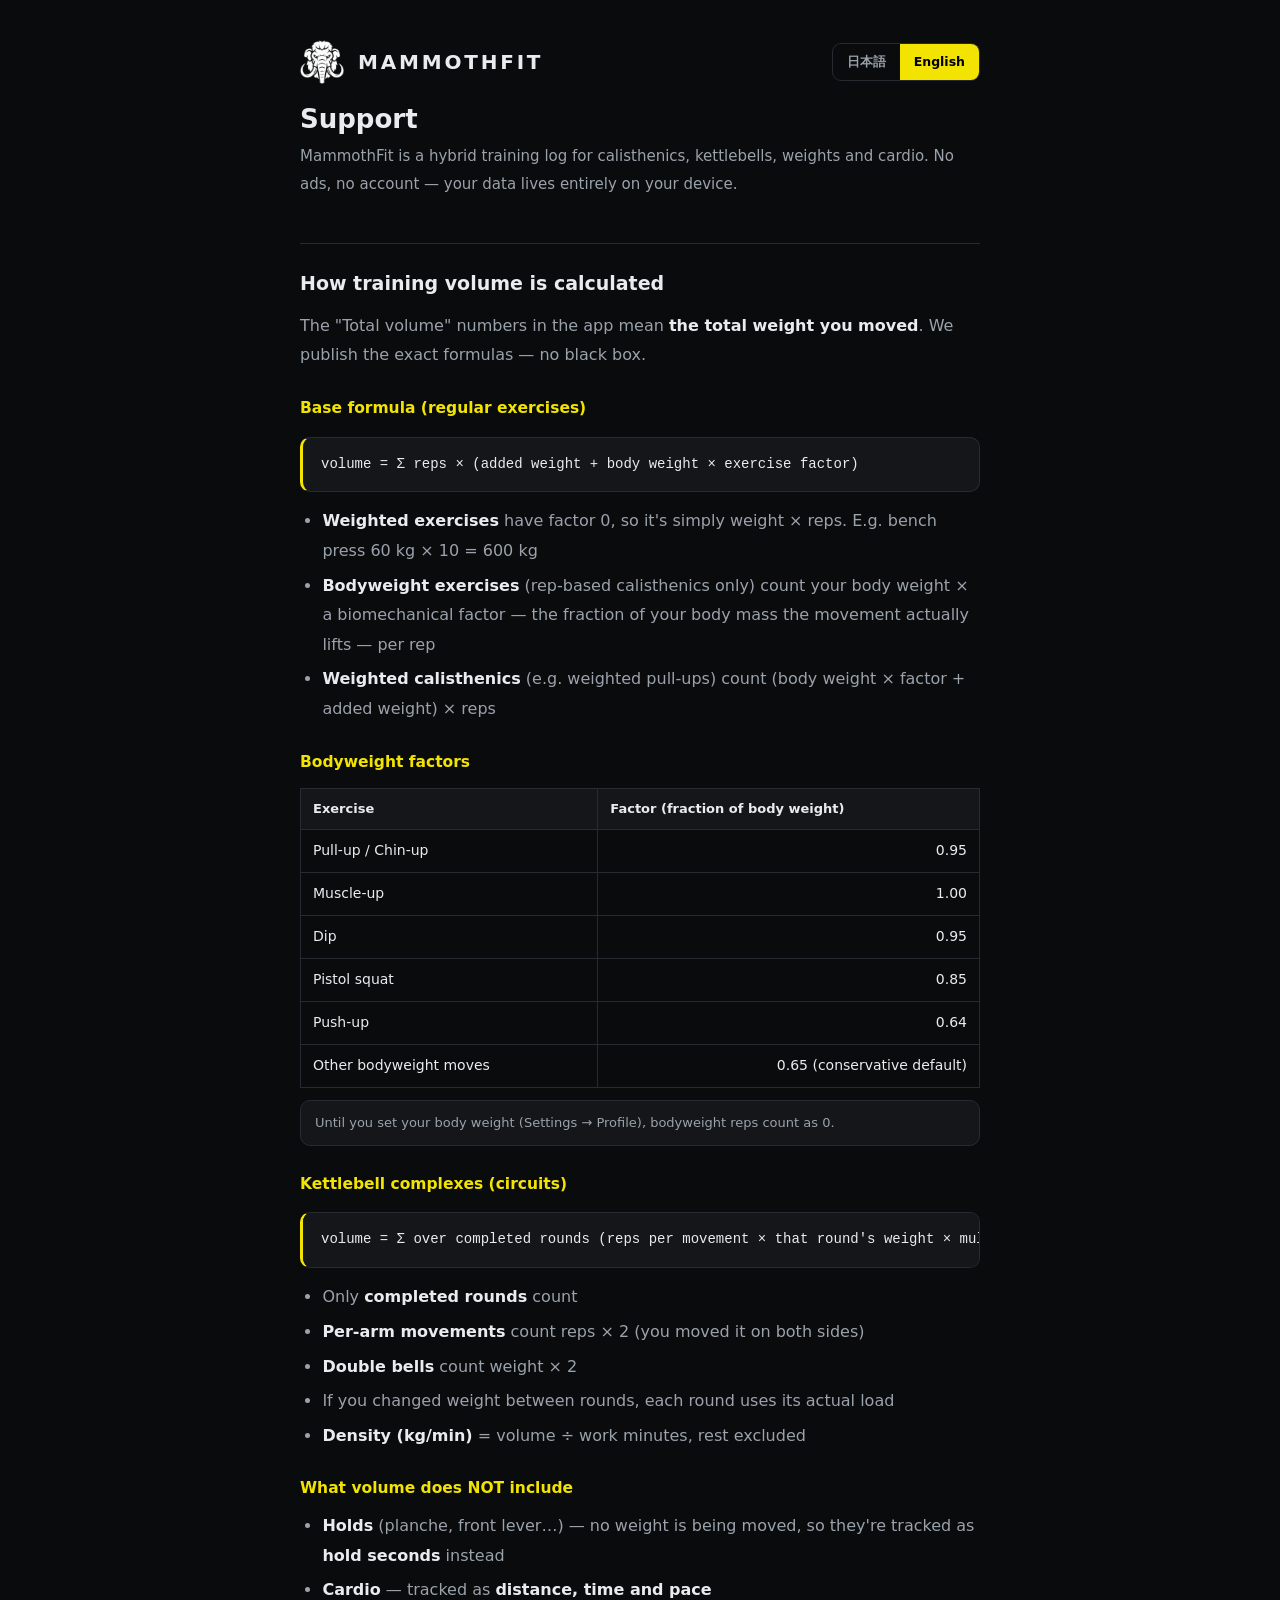
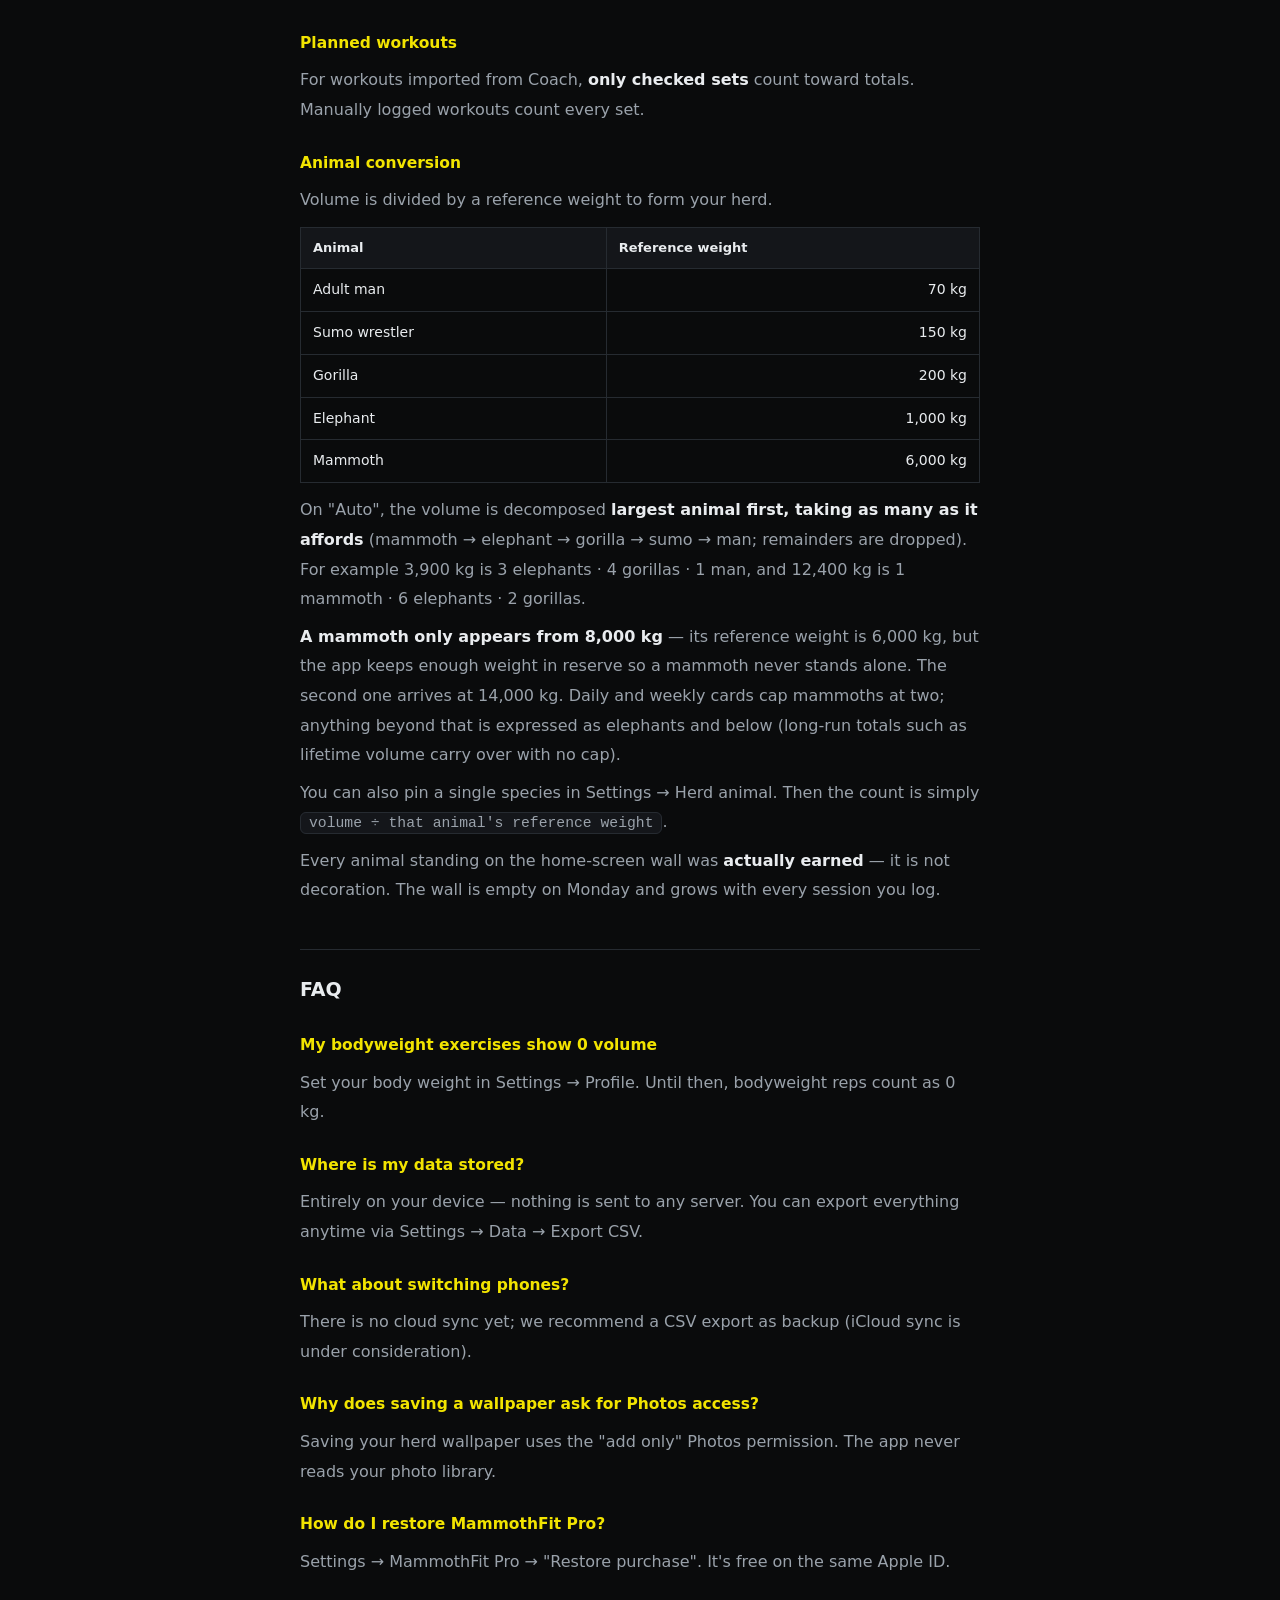
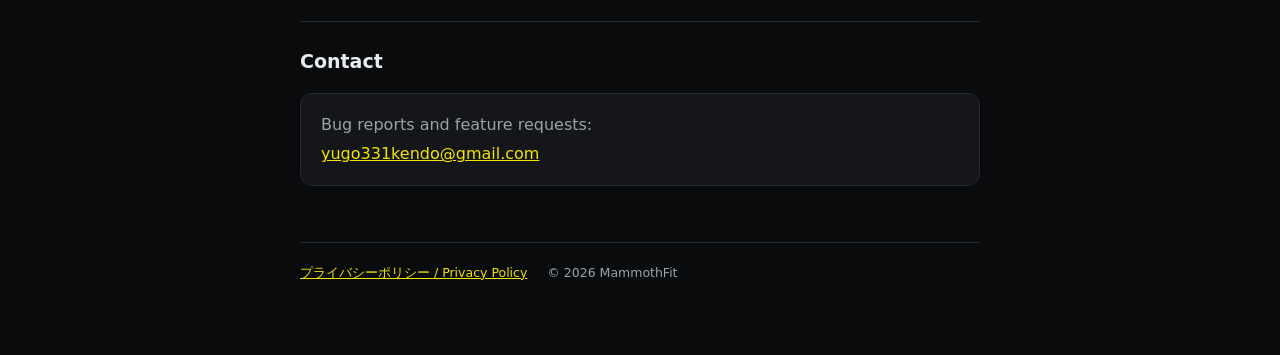
<file: index.html>
<!DOCTYPE html>
<html lang="ja">
<head>
<meta charset="utf-8">
<meta name="viewport" content="width=device-width, initial-scale=1">
<title>MammothFit — サポート / Support</title>
<meta name="description" content="MammothFit support: how training volume is calculated, FAQ, and contact.">
<style>
  /* ブランド（黒×レモン・ダークファースト）に合わせた意図的なダーク固定ページ */
  :root{ --bg:#0a0b0c; --panel:#14161a; --line:#262b31; --ink:#e9ecef; --muted:#9aa2ab; --accent:#F2E400; }
  *{box-sizing:border-box}
  body{margin:0;background:var(--bg);color:var(--ink);
    font-family:-apple-system,BlinkMacSystemFont,"Hiragino Sans","Segoe UI",system-ui,sans-serif;
    line-height:1.85;-webkit-font-smoothing:antialiased}
  .wrap{max-width:720px;margin:0 auto;padding:40px 20px 72px}
  header{display:flex;align-items:center;gap:14px;margin-bottom:6px}
  header img{width:44px;height:44px}
  .brand{font-size:20px;font-weight:900;letter-spacing:.14em}
  .langsw{margin-left:auto;display:inline-flex;border:1px solid var(--line);border-radius:9px;overflow:hidden}
  .langsw button{appearance:none;border:0;background:transparent;color:var(--muted);font:inherit;
    font-size:12.5px;font-weight:700;padding:6px 14px;cursor:pointer}
  .langsw button.on{background:var(--accent);color:#000;font-weight:850}
  .langsw button:focus-visible{outline:2px solid var(--accent);outline-offset:-2px}
  h1{font-size:26px;font-weight:850;line-height:1.35;margin:18px 0 6px;text-wrap:balance}
  .lead{color:var(--muted);font-size:15px;margin:0 0 8px}
  h2{font-size:19px;font-weight:850;margin:44px 0 10px;padding-top:22px;border-top:1px solid var(--line)}
  h3{font-size:15.5px;font-weight:800;margin:24px 0 6px;color:var(--accent)}
  p{margin:8px 0}
  .muted{color:var(--muted)}
  code{background:var(--panel);border:1px solid var(--line);border-radius:6px;padding:2px 8px;
    font-family:ui-monospace,SFMono-Regular,Menlo,monospace;font-size:.92em}
  .formula{background:var(--panel);border:1px solid var(--line);border-left:3px solid var(--accent);
    border-radius:10px;padding:14px 18px;margin:14px 0;font-family:ui-monospace,SFMono-Regular,Menlo,monospace;
    font-size:14px;overflow-x:auto;white-space:nowrap}
  table{border-collapse:collapse;width:100%;margin:12px 0;font-size:14px}
  th,td{border:1px solid var(--line);padding:8px 12px;text-align:left}
  th{background:var(--panel);font-weight:800;font-size:13px}
  td.num{font-variant-numeric:tabular-nums;text-align:right}
  ul{padding-left:1.4em;margin:8px 0}
  li{margin:5px 0}
  li b, p b{color:var(--ink)}
  li, p{color:var(--muted)}
  .note{font-size:13px;color:var(--muted);background:var(--panel);border:1px solid var(--line);
    border-radius:10px;padding:10px 14px;margin:10px 0}
  a{color:var(--accent)}
  .contact{background:var(--panel);border:1px solid var(--line);border-radius:12px;padding:16px 20px;margin:14px 0}
  footer{margin-top:56px;padding-top:18px;border-top:1px solid var(--line);font-size:12.5px;color:var(--muted)}
  footer a{margin-right:16px}
  [hidden]{display:none !important}
</style>
</head>
<body>
<div class="wrap">
  <header>
    <img src="[data-uri]" alt="MammothFit logo">
    <span class="brand">MAMMOTHFIT</span>
    <span class="langsw" role="group" aria-label="Language">
      <button type="button" id="btn-ja">日本語</button>
      <button type="button" id="btn-en">English</button>
    </span>
  </header>

  <!-- ================= 日本語 ================= -->
  <div id="ja">
    <h1>サポート</h1>
    <p class="lead">MammothFit は、カリステニクス・ケトルベル・ウェイト・有酸素をまとめて記録するハイブリッドトレーニングログです。広告なし、アカウント不要、データはすべてあなたの端末の中にあります。</p>

    <h2 id="volume-ja">トレーニングボリューム（総量）の計算方法</h2>
    <p>アプリに表示される「今日のボリューム」「今週の合計」は、<b>動かした重さの合計</b>です。数字の根拠を隠したくないので、計算式をすべて公開します。</p>

    <h3>基本式（通常の種目）</h3>
    <div class="formula">総量 = Σ セットごとの回数 × （追加重量 + 体重 × 種目係数）</div>
    <ul>
      <li><b>ウェイト種目</b>は係数0なので「重量 × 回数」そのまま。例：ベンチプレス 60kg×10回 = 600kg</li>
      <li><b>自重種目</b>（回数を数えるカリステニクス種目のみ）は、設定した体重に「その動作で実際に動かしている体重の割合（生体力学係数）」を掛けたものを1回ぶんの負荷として数えます</li>
      <li><b>加重自重</b>（加重懸垂など）は「体重×係数 + 追加重量」× 回数</li>
    </ul>

    <h3>自重種目の係数</h3>
    <table>
      <tr><th>種目</th><th>係数（体重の何割を動かすか）</th></tr>
      <tr><td>懸垂・チンニング</td><td class="num">0.95</td></tr>
      <tr><td>マッスルアップ</td><td class="num">1.00</td></tr>
      <tr><td>ディップス</td><td class="num">0.95</td></tr>
      <tr><td>ピストルスクワット</td><td class="num">0.85</td></tr>
      <tr><td>腕立て伏せ</td><td class="num">0.64</td></tr>
      <tr><td>その他の自重種目</td><td class="num">0.65（控えめな既定値）</td></tr>
    </table>
    <div class="note">体重を設定していない間、自重ぶんは0として扱われます（設定 → プロフィール → 体重）。</div>

    <h3>ケトルベル・コンプレックス（サーキット）</h3>
    <div class="formula">総量 = Σ 完了したラウンドごとに（各動作の回数 × そのラウンドの重量 × 倍率）</div>
    <ul>
      <li><b>完了したラウンドだけ</b>を数えます（途中でやめたラウンドは入りません）</li>
      <li><b>片手ずつ行う動作</b>は回数×2（左右で2回動かしているため）</li>
      <li><b>ダブルベル</b>（2個持ち）は重量×2</li>
      <li>ラウンドごとに重量を変えた場合は、そのラウンドの実際の重量で計算します</li>
      <li><b>密度（kg/min）</b>＝ 総量 ÷ 実働時間（分）。休憩は含みません</li>
    </ul>

    <h3>ボリュームに入らないもの</h3>
    <ul>
      <li><b>ホールド系</b>（プランシェ、フロントレバー等）— 重さを動かしていないため、<b>保持秒数</b>という別の指標で記録します</li>
      <li><b>有酸素</b> — <b>距離・時間・ペース</b>で記録します</li>
    </ul>

    <h3>計画ワークアウトのルール</h3>
    <p>Coachで取り込んだ計画ワークアウトは、<b>チェックを付けたセットだけ</b>が合計に入ります。手動で記録したワークアウトは全セットが対象です。</p>

    <h3>動物への換算</h3>
    <p>ボリュームは基準体重で割って群れに換算されます。</p>
    <table>
      <tr><th>動物</th><th>基準重量</th></tr>
      <tr><td>成人男性</td><td class="num">70 kg</td></tr>
      <tr><td>力士</td><td class="num">150 kg</td></tr>
      <tr><td>ゴリラ</td><td class="num">200 kg</td></tr>
      <tr><td>ゾウ</td><td class="num">1,000 kg</td></tr>
      <tr><td>マンモス</td><td class="num">6,000 kg</td></tr>
    </table>
    <p>「おまかせ」設定では、<b>大きい動物から順に取れるだけ取る</b>方式で分解します（マンモス → ゾウ → ゴリラ → 力士 → 人。端数は切り捨て）。たとえば 3,900 kg なら ゾウ3・ゴリラ4・人1、12,400 kg なら マンモス1・ゾウ6・ゴリラ2 です。</p>
    <p><b>マンモスだけは 8,000 kg から</b>現れます（換算基準は 6,000 kg ですが、1頭で立たせないようにお供の分を残すため）。2頭目は 14,000 kg から。日次・週次のカードではマンモスは最大2頭までで、それ以上はゾウ以下に分解されます（生涯合計など長期の集計では上限なしで繰り上がります）。</p>
    <p>設定の「群れの動物」で特定の1種を選ぶこともできます。その場合は <code>ボリューム ÷ その動物の基準重量</code> の頭数になります。</p>
    <p>ホーム画面の壁に立っている動物は<b>すべて実際に挙げた分</b>です（装飾ではありません）。週明けは空で、記録するたびに増えます。</p>

    <h2>よくある質問</h2>
    <h3>自重種目のボリュームが0になります</h3>
    <p>設定 → プロフィールで体重を入力してください。体重が未設定の間、自重種目は0kg扱いです。</p>
    <h3>データはどこに保存されますか？</h3>
    <p>すべて端末内です。サーバーへの送信はありません。設定 → データ → CSVエクスポートでいつでも全記録を書き出せます。</p>
    <h3>機種変更のときは？</h3>
    <p>現在クラウド同期はありません。CSVエクスポートでのバックアップをおすすめします（iCloud同期は検討中です）。</p>
    <h3>壁紙保存で写真へのアクセスを求められました</h3>
    <p>群れの壁紙を保存する機能は「写真への追加のみ」の権限を使います。写真ライブラリの読み取りは行いません。</p>
    <h3>MammothFit Pro の購入を復元したい</h3>
    <p>設定 → MammothFit Pro → 「購入を復元」をタップしてください。同じApple IDであれば無料で復元されます。</p>

    <h2>お問い合わせ</h2>
    <div class="contact">
      <p style="margin:0">不具合報告・ご要望はメールでどうぞ：<br>
      <a href="mailto:yugo331kendo@gmail.com?subject=MammothFit%20Support">yugo331kendo@gmail.com</a></p>
    </div>
  </div>

  <!-- ================= English ================= -->
  <div id="en" hidden>
    <h1>Support</h1>
    <p class="lead">MammothFit is a hybrid training log for calisthenics, kettlebells, weights and cardio. No ads, no account — your data lives entirely on your device.</p>

    <h2 id="volume-en">How training volume is calculated</h2>
    <p>The "Total volume" numbers in the app mean <b>the total weight you moved</b>. We publish the exact formulas — no black box.</p>

    <h3>Base formula (regular exercises)</h3>
    <div class="formula">volume = Σ reps × (added weight + body weight × exercise factor)</div>
    <ul>
      <li><b>Weighted exercises</b> have factor 0, so it's simply weight × reps. E.g. bench press 60 kg × 10 = 600 kg</li>
      <li><b>Bodyweight exercises</b> (rep-based calisthenics only) count your body weight × a biomechanical factor — the fraction of your body mass the movement actually lifts — per rep</li>
      <li><b>Weighted calisthenics</b> (e.g. weighted pull-ups) count (body weight × factor + added weight) × reps</li>
    </ul>

    <h3>Bodyweight factors</h3>
    <table>
      <tr><th>Exercise</th><th>Factor (fraction of body weight)</th></tr>
      <tr><td>Pull-up / Chin-up</td><td class="num">0.95</td></tr>
      <tr><td>Muscle-up</td><td class="num">1.00</td></tr>
      <tr><td>Dip</td><td class="num">0.95</td></tr>
      <tr><td>Pistol squat</td><td class="num">0.85</td></tr>
      <tr><td>Push-up</td><td class="num">0.64</td></tr>
      <tr><td>Other bodyweight moves</td><td class="num">0.65 (conservative default)</td></tr>
    </table>
    <div class="note">Until you set your body weight (Settings → Profile), bodyweight reps count as 0.</div>

    <h3>Kettlebell complexes (circuits)</h3>
    <div class="formula">volume = Σ over completed rounds (reps per movement × that round's weight × multiplier)</div>
    <ul>
      <li>Only <b>completed rounds</b> count</li>
      <li><b>Per-arm movements</b> count reps × 2 (you moved it on both sides)</li>
      <li><b>Double bells</b> count weight × 2</li>
      <li>If you changed weight between rounds, each round uses its actual load</li>
      <li><b>Density (kg/min)</b> = volume ÷ work minutes, rest excluded</li>
    </ul>

    <h3>What volume does NOT include</h3>
    <ul>
      <li><b>Holds</b> (planche, front lever…) — no weight is being moved, so they're tracked as <b>hold seconds</b> instead</li>
      <li><b>Cardio</b> — tracked as <b>distance, time and pace</b></li>
    </ul>

    <h3>Planned workouts</h3>
    <p>For workouts imported from Coach, <b>only checked sets</b> count toward totals. Manually logged workouts count every set.</p>

    <h3>Animal conversion</h3>
    <p>Volume is divided by a reference weight to form your herd.</p>
    <table>
      <tr><th>Animal</th><th>Reference weight</th></tr>
      <tr><td>Adult man</td><td class="num">70 kg</td></tr>
      <tr><td>Sumo wrestler</td><td class="num">150 kg</td></tr>
      <tr><td>Gorilla</td><td class="num">200 kg</td></tr>
      <tr><td>Elephant</td><td class="num">1,000 kg</td></tr>
      <tr><td>Mammoth</td><td class="num">6,000 kg</td></tr>
    </table>
    <p>On "Auto", the volume is decomposed <b>largest animal first, taking as many as it affords</b> (mammoth → elephant → gorilla → sumo → man; remainders are dropped). For example 3,900 kg is 3 elephants · 4 gorillas · 1 man, and 12,400 kg is 1 mammoth · 6 elephants · 2 gorillas.</p>
    <p><b>A mammoth only appears from 8,000 kg</b> — its reference weight is 6,000 kg, but the app keeps enough weight in reserve so a mammoth never stands alone. The second one arrives at 14,000 kg. Daily and weekly cards cap mammoths at two; anything beyond that is expressed as elephants and below (long-run totals such as lifetime volume carry over with no cap).</p>
    <p>You can also pin a single species in Settings → Herd animal. Then the count is simply <code>volume ÷ that animal's reference weight</code>.</p>
    <p>Every animal standing on the home-screen wall was <b>actually earned</b> — it is not decoration. The wall is empty on Monday and grows with every session you log.</p>

    <h2>FAQ</h2>
    <h3>My bodyweight exercises show 0 volume</h3>
    <p>Set your body weight in Settings → Profile. Until then, bodyweight reps count as 0 kg.</p>
    <h3>Where is my data stored?</h3>
    <p>Entirely on your device — nothing is sent to any server. You can export everything anytime via Settings → Data → Export CSV.</p>
    <h3>What about switching phones?</h3>
    <p>There is no cloud sync yet; we recommend a CSV export as backup (iCloud sync is under consideration).</p>
    <h3>Why does saving a wallpaper ask for Photos access?</h3>
    <p>Saving your herd wallpaper uses the "add only" Photos permission. The app never reads your photo library.</p>
    <h3>How do I restore MammothFit Pro?</h3>
    <p>Settings → MammothFit Pro → "Restore purchase". It's free on the same Apple ID.</p>

    <h2>Contact</h2>
    <div class="contact">
      <p style="margin:0">Bug reports and feature requests:<br>
      <a href="mailto:yugo331kendo@gmail.com?subject=MammothFit%20Support">yugo331kendo@gmail.com</a></p>
    </div>
  </div>

  <footer>
    <a href="./privacy/" id="privacy-link">プライバシーポリシー / Privacy Policy</a>
    <span>© 2026 MammothFit</span>
  </footer>
</div>

<script>
(function(){
  var ja = document.getElementById('ja'), en = document.getElementById('en');
  var bja = document.getElementById('btn-ja'), ben = document.getElementById('btn-en');
  function setLang(l){
    ja.hidden = l !== 'ja'; en.hidden = l !== 'en';
    bja.classList.toggle('on', l === 'ja'); ben.classList.toggle('on', l === 'en');
    document.documentElement.lang = l;
    try { localStorage.setItem('mf-lang', l); } catch(e){}
  }
  bja.addEventListener('click', function(){ setLang('ja'); });
  ben.addEventListener('click', function(){ setLang('en'); });
  var saved = null;
  try { saved = localStorage.getItem('mf-lang'); } catch(e){}
  setLang(saved || ((navigator.language || '').indexOf('ja') === 0 ? 'ja' : 'en'));
})();
</script>
</body>
</html>
</file>
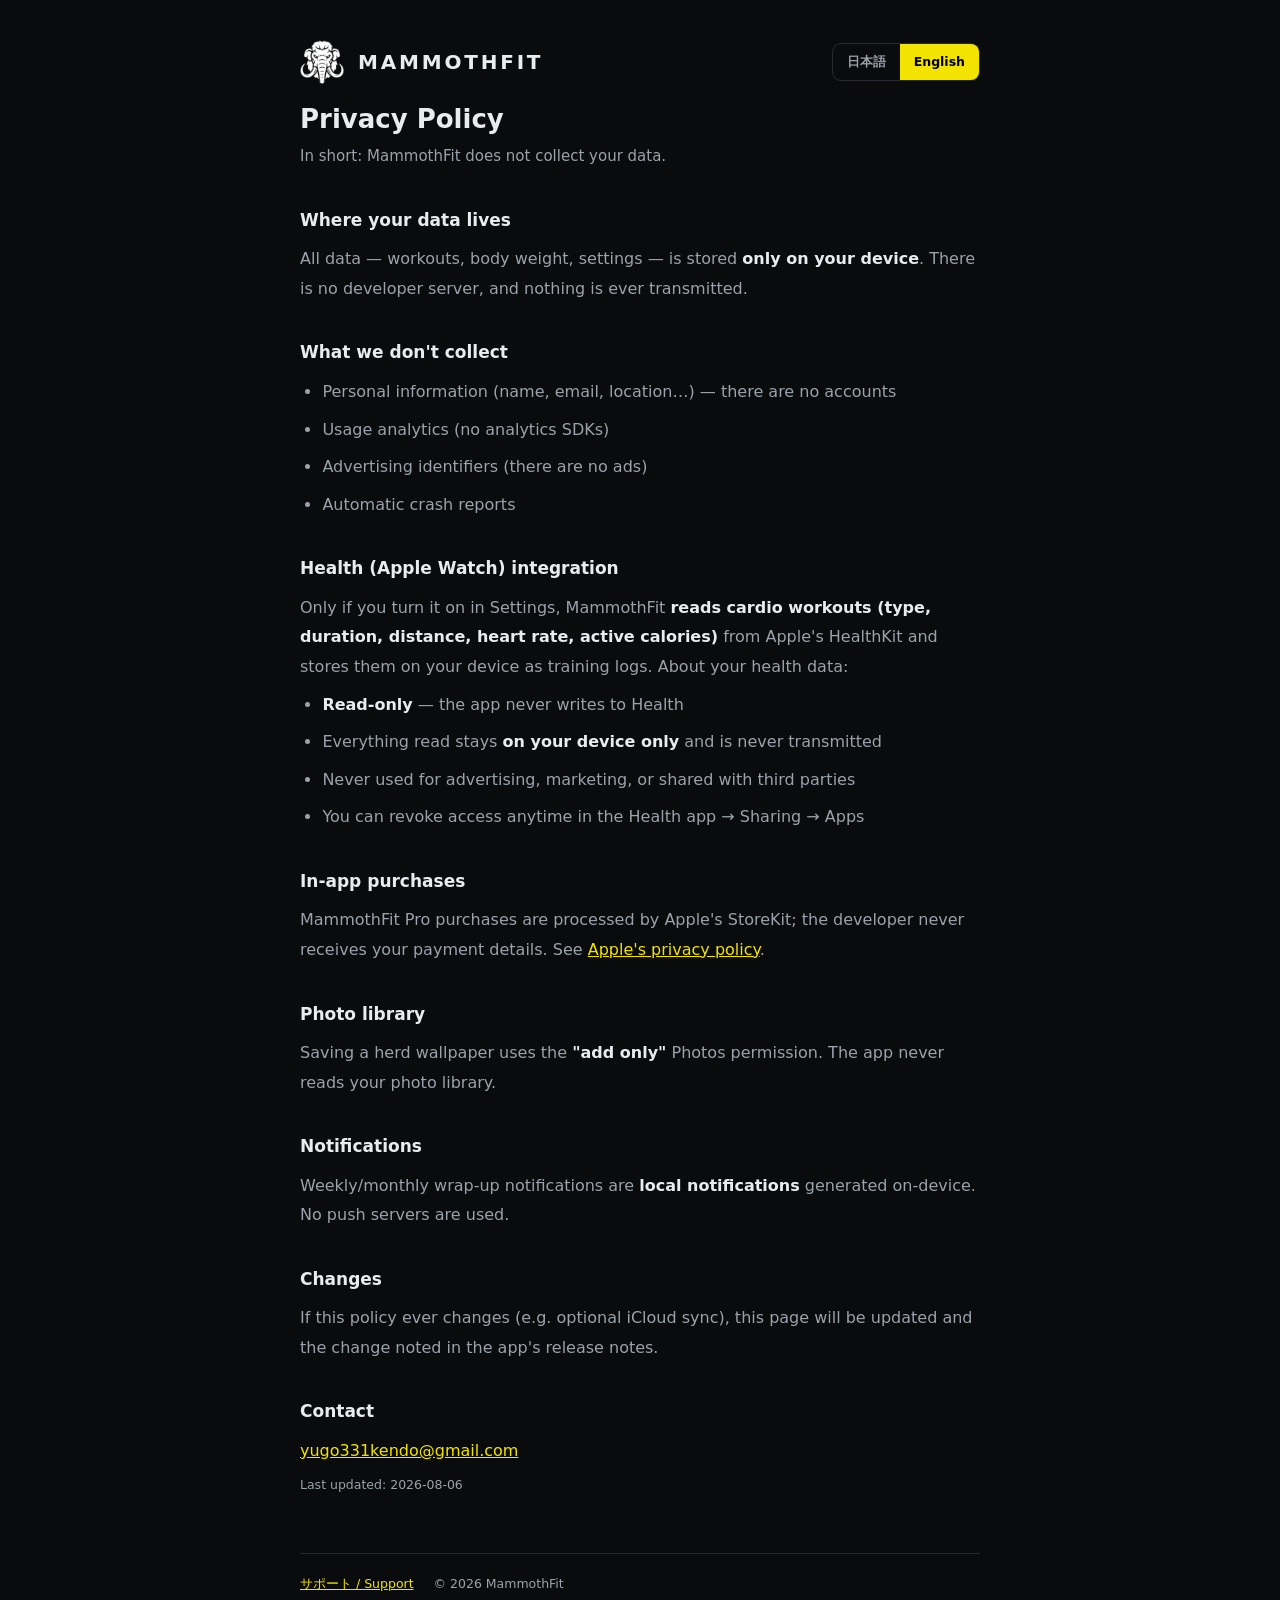
<file: privacy/index.html>
<!DOCTYPE html>
<html lang="ja">
<head>
<meta charset="utf-8">
<meta name="viewport" content="width=device-width, initial-scale=1">
<title>MammothFit — プライバシーポリシー / Privacy Policy</title>
<meta name="description" content="MammothFit privacy policy: no data collection, everything stays on your device.">
<style>
  :root{ --bg:#0a0b0c; --panel:#14161a; --line:#262b31; --ink:#e9ecef; --muted:#9aa2ab; --accent:#F2E400; }
  *{box-sizing:border-box}
  body{margin:0;background:var(--bg);color:var(--ink);
    font-family:-apple-system,BlinkMacSystemFont,"Hiragino Sans","Segoe UI",system-ui,sans-serif;
    line-height:1.85;-webkit-font-smoothing:antialiased}
  .wrap{max-width:720px;margin:0 auto;padding:40px 20px 72px}
  header{display:flex;align-items:center;gap:14px;margin-bottom:6px}
  header img{width:44px;height:44px}
  .brand{font-size:20px;font-weight:900;letter-spacing:.14em}
  .langsw{margin-left:auto;display:inline-flex;border:1px solid var(--line);border-radius:9px;overflow:hidden}
  .langsw button{appearance:none;border:0;background:transparent;color:var(--muted);font:inherit;
    font-size:12.5px;font-weight:700;padding:6px 14px;cursor:pointer}
  .langsw button.on{background:var(--accent);color:#000;font-weight:850}
  .langsw button:focus-visible{outline:2px solid var(--accent);outline-offset:-2px}
  h1{font-size:26px;font-weight:850;line-height:1.35;margin:18px 0 6px;text-wrap:balance}
  .lead{color:var(--muted);font-size:15px;margin:0 0 8px}
  h2{font-size:17px;font-weight:850;margin:34px 0 8px}
  p,li{margin:8px 0;color:var(--muted)}
  p b, li b{color:var(--ink)}
  ul{padding-left:1.4em;margin:8px 0}
  a{color:var(--accent)}
  .stamp{font-size:12.5px;color:var(--muted)}
  footer{margin-top:56px;padding-top:18px;border-top:1px solid var(--line);font-size:12.5px;color:var(--muted)}
  footer a{margin-right:16px}
  [hidden]{display:none !important}
</style>
</head>
<body>
<div class="wrap">
  <header>
    <img src="[data-uri]" alt="MammothFit logo">
    <span class="brand">MAMMOTHFIT</span>
    <span class="langsw" role="group" aria-label="Language">
      <button type="button" id="btn-ja">日本語</button>
      <button type="button" id="btn-en">English</button>
    </span>
  </header>

  <div id="ja">
    <h1>プライバシーポリシー</h1>
    <p class="lead">結論：MammothFit はあなたのデータを収集しません。</p>

    <h2>データの保存場所</h2>
    <p>トレーニング記録・体重・設定を含むすべてのデータは、<b>あなたの端末内にのみ</b>保存されます。開発者のサーバーは存在せず、いかなるデータも送信されません。</p>

    <h2>収集しないもの</h2>
    <ul>
      <li>個人情報（氏名・メールアドレス・位置情報など）— アカウント登録自体がありません</li>
      <li>利用状況の分析データ（アナリティクスSDKを使用していません）</li>
      <li>広告識別子（広告を表示しません）</li>
      <li>クラッシュレポート等の自動送信</li>
    </ul>

    <h2>ヘルスケア（Apple Watch）連携</h2>
    <p>設定でONにした場合のみ、MammothFit は Apple の HealthKit から<b>有酸素ワークアウト（種目・時間・距離・心拍数・消費カロリー）を読み取り</b>、トレーニング記録として端末内に保存します。ヘルスケアデータについて：</p>
    <ul>
      <li><b>読み取りのみ</b>です。ヘルスケアへの書き込みは行いません</li>
      <li>読み取ったデータは<b>端末内にのみ</b>保存され、外部に送信されません</li>
      <li>広告・マーケティング・第三者提供には一切使用しません</li>
      <li>アクセスはいつでも「ヘルスケア」App → 共有 → App から取り消せます</li>
    </ul>

    <h2>App内課金</h2>
    <p>MammothFit Pro の購入は Apple の StoreKit を通じて処理されます。決済情報を開発者が受け取ることはありません。詳細は <a href="https://www.apple.com/legal/privacy/" rel="noopener">Appleのプライバシーポリシー</a>をご覧ください。</p>

    <h2>写真ライブラリ</h2>
    <p>群れの壁紙を保存する機能は、<b>写真への「追加のみ」</b>の権限を使用します。写真ライブラリの内容を読み取ることはありません。</p>

    <h2>通知</h2>
    <p>週次・月次のまとめ通知は端末内で生成される<b>ローカル通知</b>です。プッシュ通知サーバーは使用していません。</p>

    <h2>ポリシーの変更</h2>
    <p>方針を変更する場合（例：iCloud同期の追加）は、このページを更新し、アプリのアップデート内容に明記します。</p>

    <h2>お問い合わせ</h2>
    <p><a href="mailto:yugo331kendo@gmail.com?subject=MammothFit%20Privacy">yugo331kendo@gmail.com</a></p>
    <p class="stamp">最終更新: 2026-08-06</p>
  </div>

  <div id="en" hidden>
    <h1>Privacy Policy</h1>
    <p class="lead">In short: MammothFit does not collect your data.</p>

    <h2>Where your data lives</h2>
    <p>All data — workouts, body weight, settings — is stored <b>only on your device</b>. There is no developer server, and nothing is ever transmitted.</p>

    <h2>What we don't collect</h2>
    <ul>
      <li>Personal information (name, email, location…) — there are no accounts</li>
      <li>Usage analytics (no analytics SDKs)</li>
      <li>Advertising identifiers (there are no ads)</li>
      <li>Automatic crash reports</li>
    </ul>

    <h2>Health (Apple Watch) integration</h2>
    <p>Only if you turn it on in Settings, MammothFit <b>reads cardio workouts (type, duration, distance, heart rate, active calories)</b> from Apple's HealthKit and stores them on your device as training logs. About your health data:</p>
    <ul>
      <li><b>Read-only</b> — the app never writes to Health</li>
      <li>Everything read stays <b>on your device only</b> and is never transmitted</li>
      <li>Never used for advertising, marketing, or shared with third parties</li>
      <li>You can revoke access anytime in the Health app → Sharing → Apps</li>
    </ul>

    <h2>In-app purchases</h2>
    <p>MammothFit Pro purchases are processed by Apple's StoreKit; the developer never receives your payment details. See <a href="https://www.apple.com/legal/privacy/" rel="noopener">Apple's privacy policy</a>.</p>

    <h2>Photo library</h2>
    <p>Saving a herd wallpaper uses the <b>"add only"</b> Photos permission. The app never reads your photo library.</p>

    <h2>Notifications</h2>
    <p>Weekly/monthly wrap-up notifications are <b>local notifications</b> generated on-device. No push servers are used.</p>

    <h2>Changes</h2>
    <p>If this policy ever changes (e.g. optional iCloud sync), this page will be updated and the change noted in the app's release notes.</p>

    <h2>Contact</h2>
    <p><a href="mailto:yugo331kendo@gmail.com?subject=MammothFit%20Privacy">yugo331kendo@gmail.com</a></p>
    <p class="stamp">Last updated: 2026-08-06</p>
  </div>

  <footer>
    <a href="../">サポート / Support</a>
    <span>© 2026 MammothFit</span>
  </footer>
</div>

<script>
(function(){
  var ja = document.getElementById('ja'), en = document.getElementById('en');
  var bja = document.getElementById('btn-ja'), ben = document.getElementById('btn-en');
  function setLang(l){
    ja.hidden = l !== 'ja'; en.hidden = l !== 'en';
    bja.classList.toggle('on', l === 'ja'); ben.classList.toggle('on', l === 'en');
    document.documentElement.lang = l;
    try { localStorage.setItem('mf-lang', l); } catch(e){}
  }
  bja.addEventListener('click', function(){ setLang('ja'); });
  ben.addEventListener('click', function(){ setLang('en'); });
  var saved = null;
  try { saved = localStorage.getItem('mf-lang'); } catch(e){}
  setLang(saved || ((navigator.language || '').indexOf('ja') === 0 ? 'ja' : 'en'));
})();
</script>
</body>
</html>
</file>
